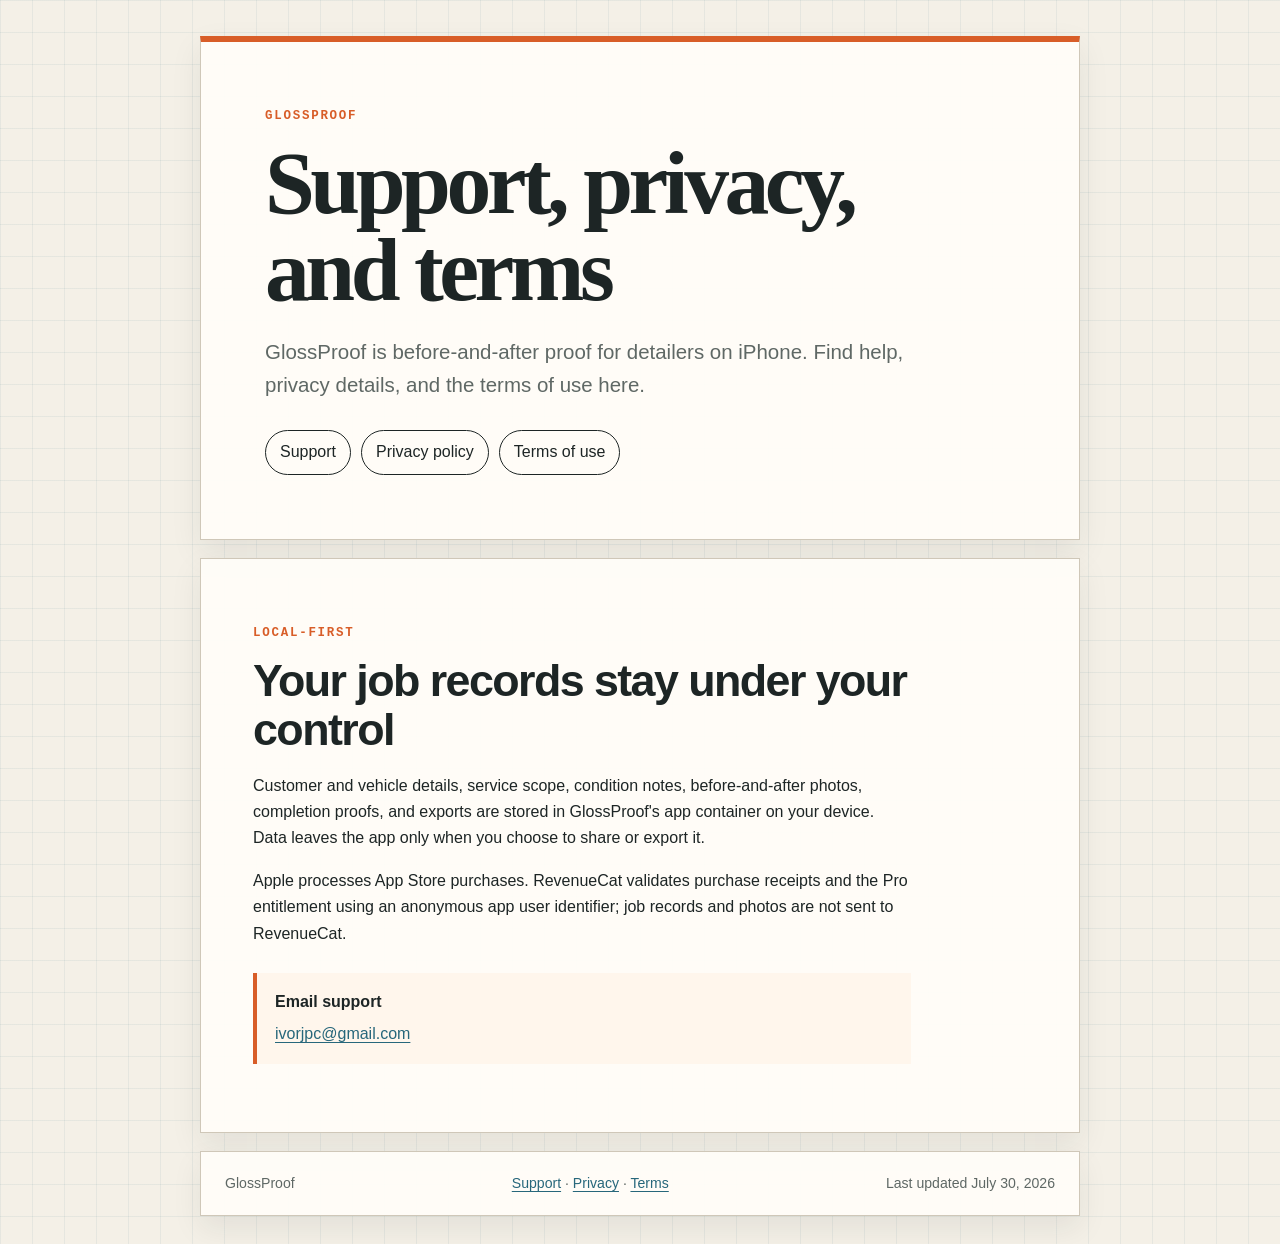
<file: index.html>
<!doctype html>
<html lang="en">
  <head>
    <meta charset="utf-8">
    <meta name="viewport" content="width=device-width, initial-scale=1">
    <title>GlossProof Support, Privacy, and Terms</title>
    <meta name="description" content="Support, privacy, and terms for the GlossProof iPhone app.">
    <meta property="og:title" content="GlossProof Support, Privacy, and Terms">
    <meta property="og:description" content="Before-and-after proof for detailers, with local-first records and user-controlled sharing.">
    <link rel="stylesheet" href="./styles.css">
  </head>
  <body>
    <main>
      <header class="hero">
        <div class="eyebrow">GlossProof</div>
        <h1>Support, privacy, and terms</h1>
        <p class="lede">
          GlossProof is before-and-after proof for detailers on iPhone. Find
          help, privacy details, and the terms of use here.
        </p>
        <nav aria-label="GlossProof pages">
          <a href="./support/">Support</a>
          <a href="./privacy/">Privacy policy</a>
          <a href="./terms/">Terms of use</a>
        </nav>
      </header>

      <section>
        <p class="section-label">Local-first</p>
        <h2>Your job records stay under your control</h2>
        <p>
          Customer and vehicle details, service scope, condition notes,
          before-and-after photos, completion proofs, and exports are stored in
          GlossProof's app container on your device. Data leaves the app only
          when you choose to share or export it.
        </p>
        <p>
          Apple processes App Store purchases. RevenueCat validates purchase
          receipts and the Pro entitlement using an anonymous app user
          identifier; job records and photos are not sent to RevenueCat.
        </p>
        <p class="notice">
          <strong>Email support</strong>
          <a href="mailto:ivorjpc@gmail.com?subject=GlossProof%20Support">ivorjpc@gmail.com</a>
        </p>
      </section>

      <footer>
        <span>GlossProof</span>
        <span><a href="./support/">Support</a> · <a href="./privacy/">Privacy</a> · <a href="./terms/">Terms</a></span>
        <span>Last updated July 30, 2026</span>
      </footer>
    </main>
  </body>
</html>
</file>
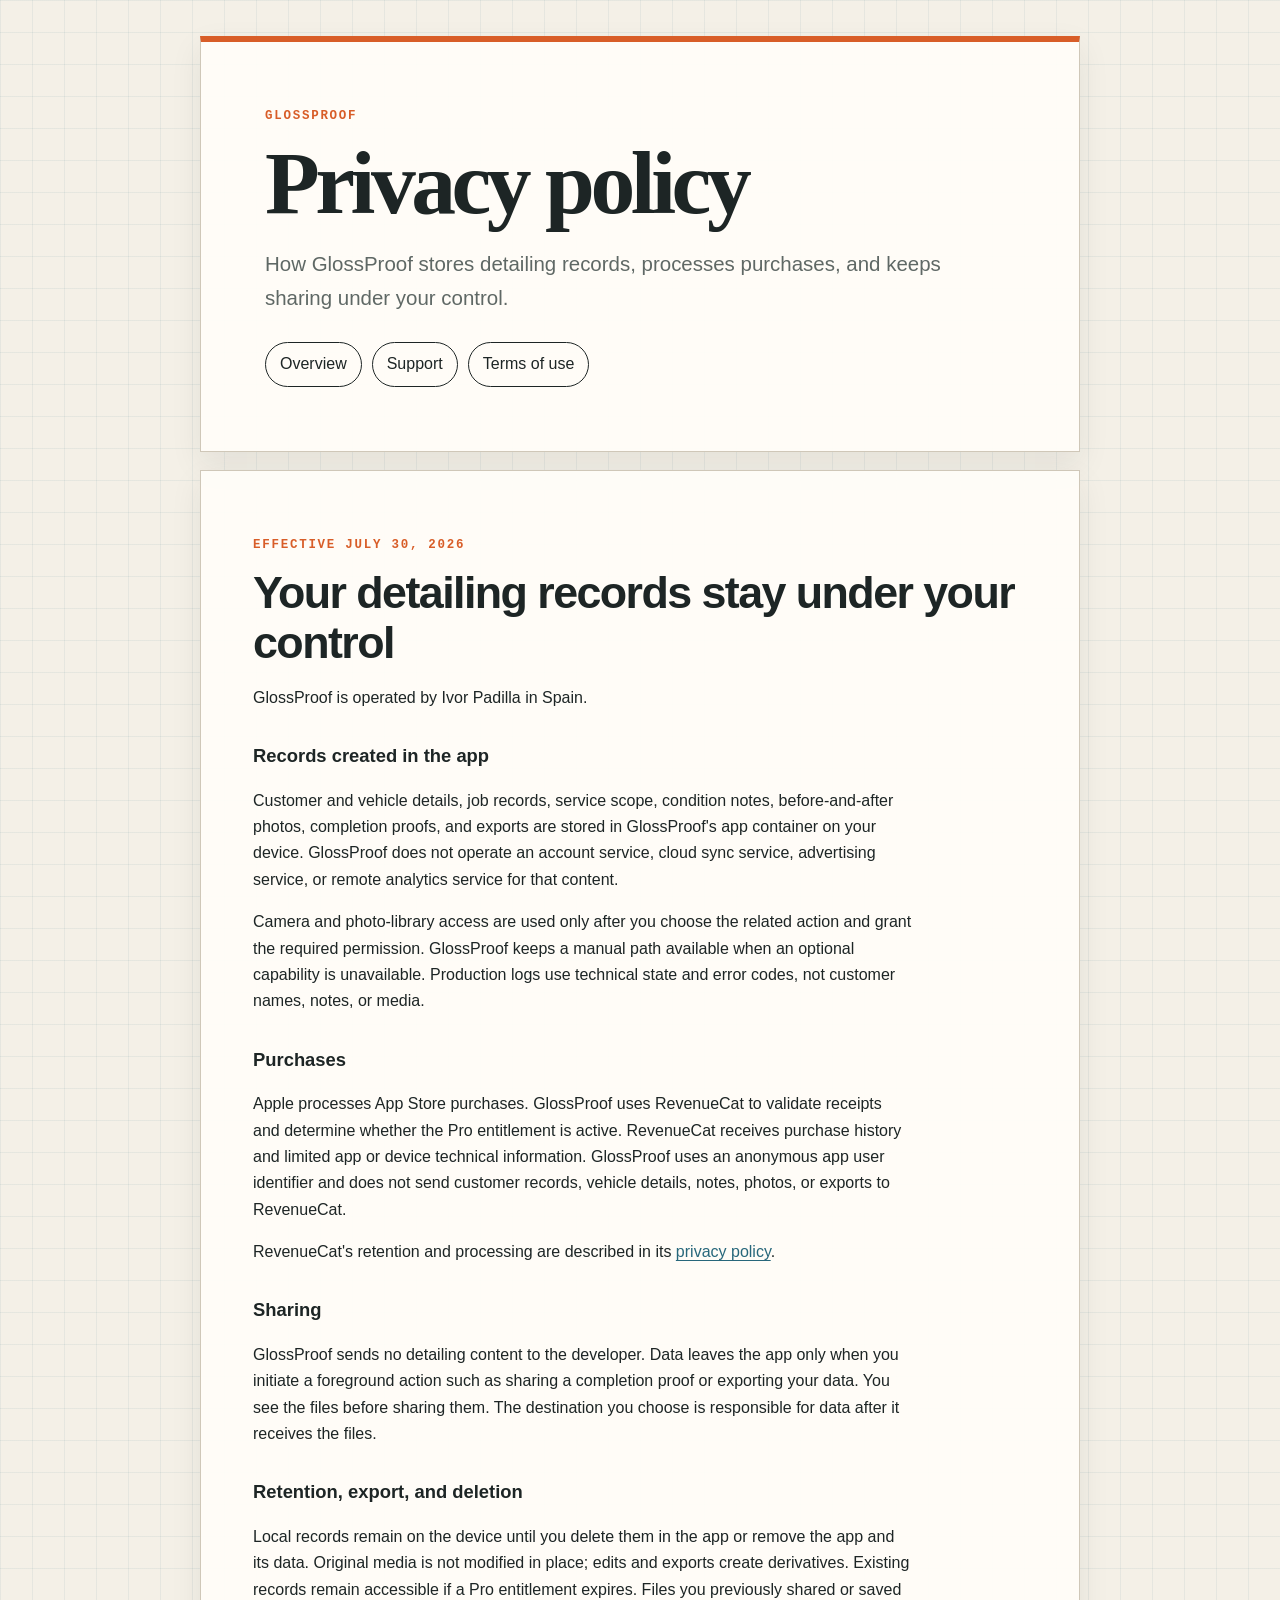
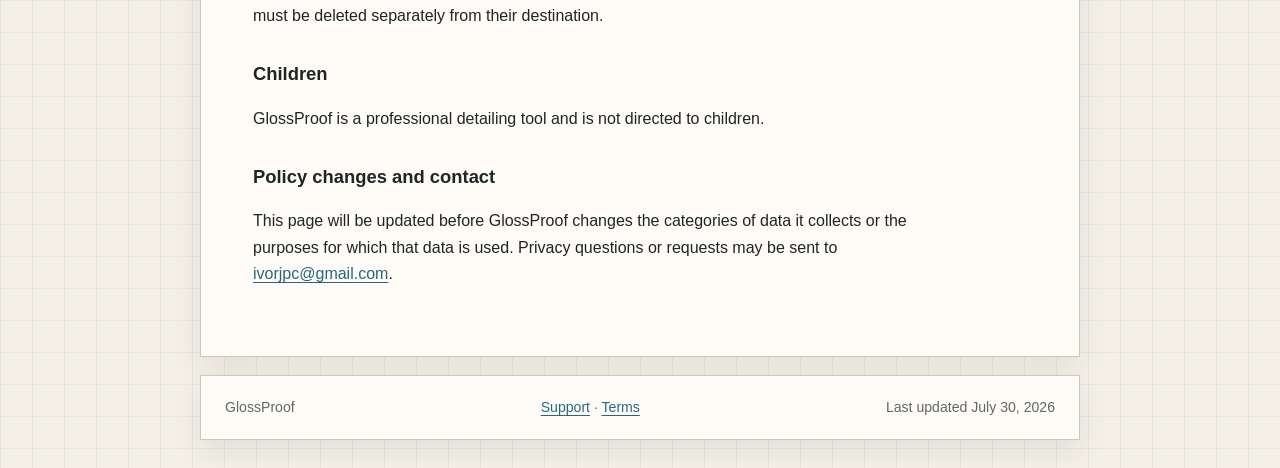
<file: privacy/index.html>
<!doctype html>
<html lang="en">
  <head>
    <meta charset="utf-8">
    <meta name="viewport" content="width=device-width, initial-scale=1">
    <title>GlossProof Privacy Policy</title>
    <meta name="description" content="Privacy policy for GlossProof on iPhone.">
    <link rel="stylesheet" href="../styles.css">
  </head>
  <body>
    <main>
      <header class="hero">
        <div class="eyebrow">GlossProof</div>
        <h1>Privacy policy</h1>
        <p class="lede">
          How GlossProof stores detailing records, processes purchases, and
          keeps sharing under your control.
        </p>
        <nav aria-label="GlossProof pages">
          <a href="../">Overview</a>
          <a href="../support/">Support</a>
          <a href="../terms/">Terms of use</a>
        </nav>
      </header>

      <section>
        <p class="section-label">Effective July 30, 2026</p>
        <h2>Your detailing records stay under your control</h2>
        <p>GlossProof is operated by Ivor Padilla in Spain.</p>

        <h3>Records created in the app</h3>
        <p>
          Customer and vehicle details, job records, service scope, condition
          notes, before-and-after photos, completion proofs, and exports are
          stored in GlossProof's app container on your device. GlossProof does
          not operate an account service, cloud sync service, advertising
          service, or remote analytics service for that content.
        </p>
        <p>
          Camera and photo-library access are used only after you choose the
          related action and grant the required permission. GlossProof keeps a
          manual path available when an optional capability is unavailable.
          Production logs use technical state and error codes, not customer
          names, notes, or media.
        </p>

        <h3>Purchases</h3>
        <p>
          Apple processes App Store purchases. GlossProof uses RevenueCat to
          validate receipts and determine whether the Pro entitlement is
          active. RevenueCat receives purchase history and limited app or
          device technical information. GlossProof uses an anonymous app user
          identifier and does not send customer records, vehicle details,
          notes, photos, or exports to RevenueCat.
        </p>
        <p>
          RevenueCat's retention and processing are described in its
          <a href="https://www.revenuecat.com/privacy">privacy policy</a>.
        </p>

        <h3>Sharing</h3>
        <p>
          GlossProof sends no detailing content to the developer. Data leaves
          the app only when you initiate a foreground action such as sharing a
          completion proof or exporting your data. You see the files before
          sharing them. The destination you choose is responsible for data
          after it receives the files.
        </p>

        <h3>Retention, export, and deletion</h3>
        <p>
          Local records remain on the device until you delete them in the app
          or remove the app and its data. Original media is not modified in
          place; edits and exports create derivatives. Existing records remain
          accessible if a Pro entitlement expires. Files you previously shared
          or saved must be deleted separately from their destination.
        </p>

        <h3>Children</h3>
        <p>
          GlossProof is a professional detailing tool and is not directed to
          children.
        </p>

        <h3>Policy changes and contact</h3>
        <p>
          This page will be updated before GlossProof changes the categories of
          data it collects or the purposes for which that data is used. Privacy
          questions or requests may be sent to
          <a href="mailto:ivorjpc@gmail.com?subject=GlossProof%20Privacy">ivorjpc@gmail.com</a>.
        </p>
      </section>

      <footer>
        <span>GlossProof</span>
        <span><a href="../support/">Support</a> · <a href="../terms/">Terms</a></span>
        <span>Last updated July 30, 2026</span>
      </footer>
    </main>
  </body>
</html>
</file>
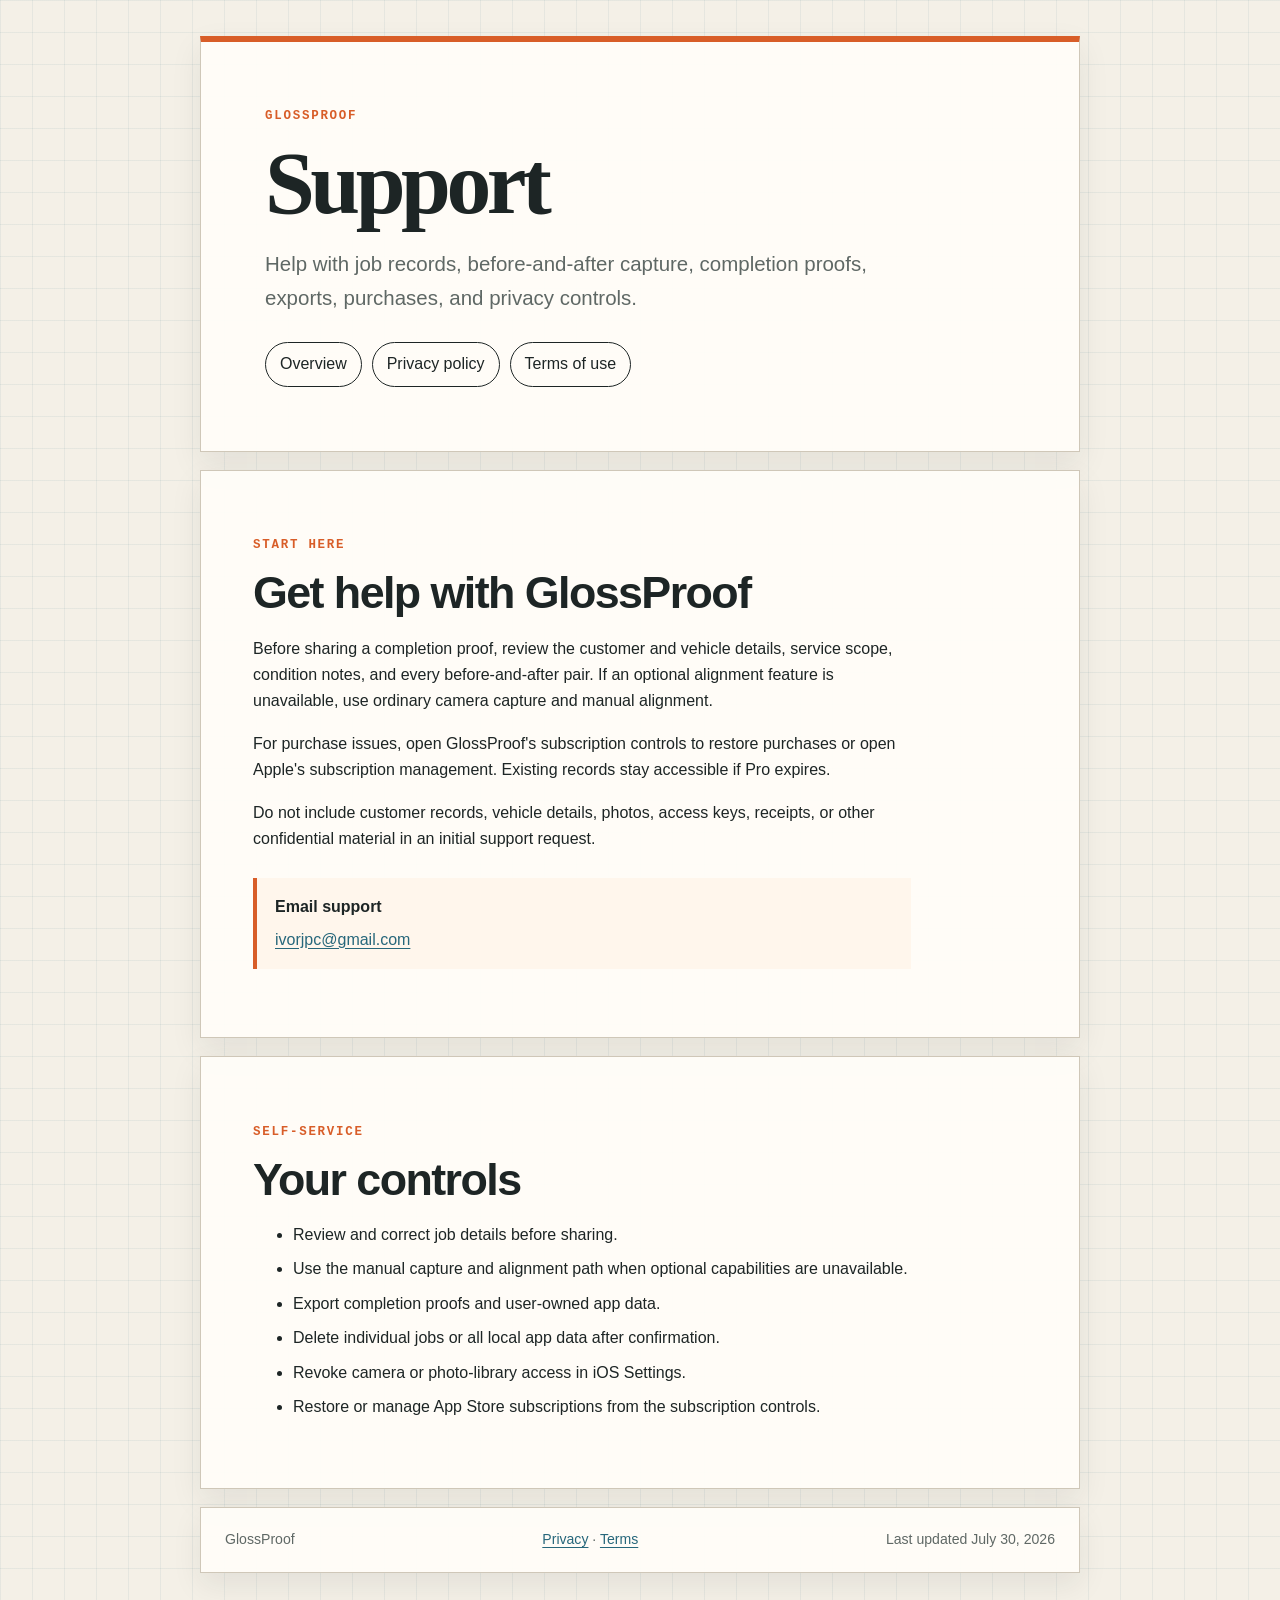
<file: support/index.html>
<!doctype html>
<html lang="en">
  <head>
    <meta charset="utf-8">
    <meta name="viewport" content="width=device-width, initial-scale=1">
    <title>GlossProof Support</title>
    <meta name="description" content="Help with GlossProof for iPhone.">
    <link rel="stylesheet" href="../styles.css">
  </head>
  <body>
    <main>
      <header class="hero">
        <div class="eyebrow">GlossProof</div>
        <h1>Support</h1>
        <p class="lede">
          Help with job records, before-and-after capture, completion proofs,
          exports, purchases, and privacy controls.
        </p>
        <nav aria-label="GlossProof pages">
          <a href="../">Overview</a>
          <a href="../privacy/">Privacy policy</a>
          <a href="../terms/">Terms of use</a>
        </nav>
      </header>

      <section>
        <p class="section-label">Start here</p>
        <h2>Get help with GlossProof</h2>
        <p>
          Before sharing a completion proof, review the customer and vehicle
          details, service scope, condition notes, and every before-and-after
          pair. If an optional alignment feature is unavailable, use ordinary
          camera capture and manual alignment.
        </p>
        <p>
          For purchase issues, open GlossProof's subscription controls to
          restore purchases or open Apple's subscription management. Existing
          records stay accessible if Pro expires.
        </p>
        <p>
          Do not include customer records, vehicle details, photos, access
          keys, receipts, or other confidential material in an initial support
          request.
        </p>
        <p class="notice">
          <strong>Email support</strong>
          <a href="mailto:ivorjpc@gmail.com?subject=GlossProof%20Support">ivorjpc@gmail.com</a>
        </p>
      </section>

      <section>
        <p class="section-label">Self-service</p>
        <h2>Your controls</h2>
        <ul>
          <li>Review and correct job details before sharing.</li>
          <li>Use the manual capture and alignment path when optional capabilities are unavailable.</li>
          <li>Export completion proofs and user-owned app data.</li>
          <li>Delete individual jobs or all local app data after confirmation.</li>
          <li>Revoke camera or photo-library access in iOS Settings.</li>
          <li>Restore or manage App Store subscriptions from the subscription controls.</li>
        </ul>
      </section>

      <footer>
        <span>GlossProof</span>
        <span><a href="../privacy/">Privacy</a> · <a href="../terms/">Terms</a></span>
        <span>Last updated July 30, 2026</span>
      </footer>
    </main>
  </body>
</html>
</file>
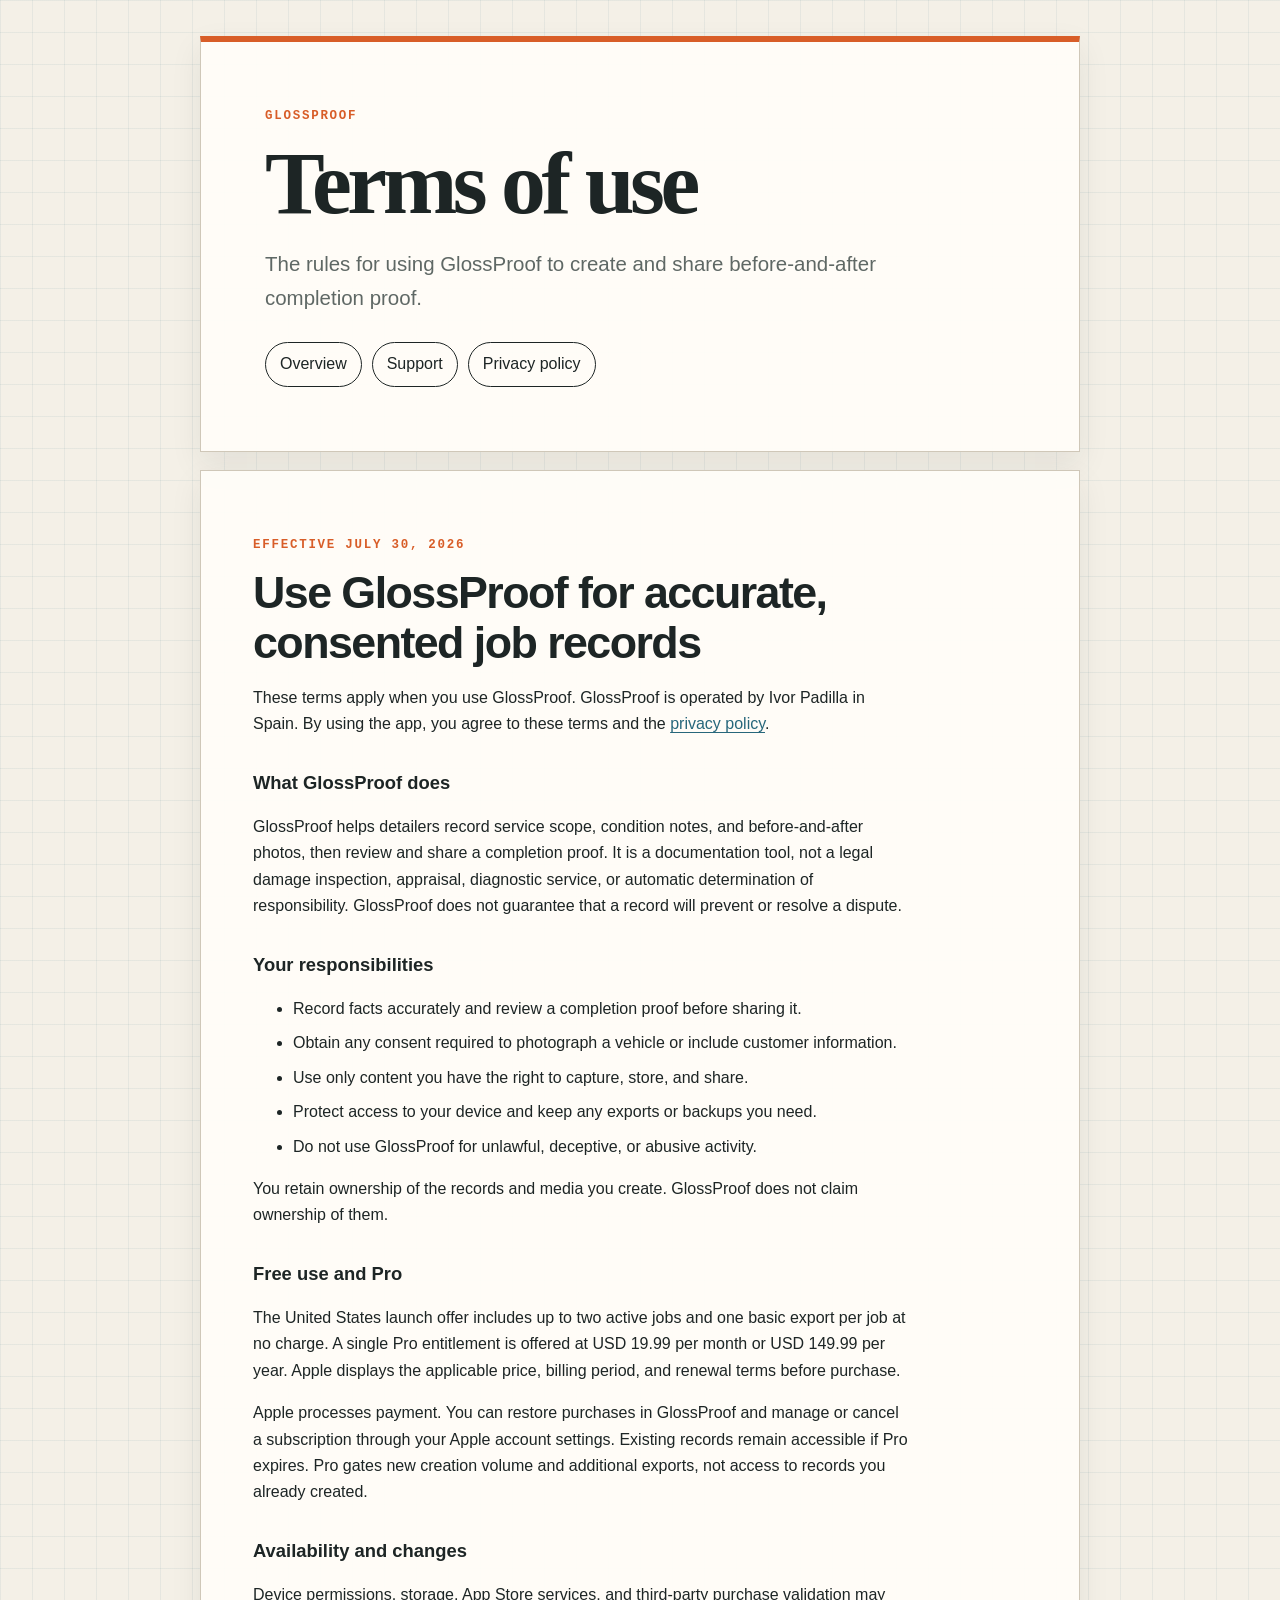
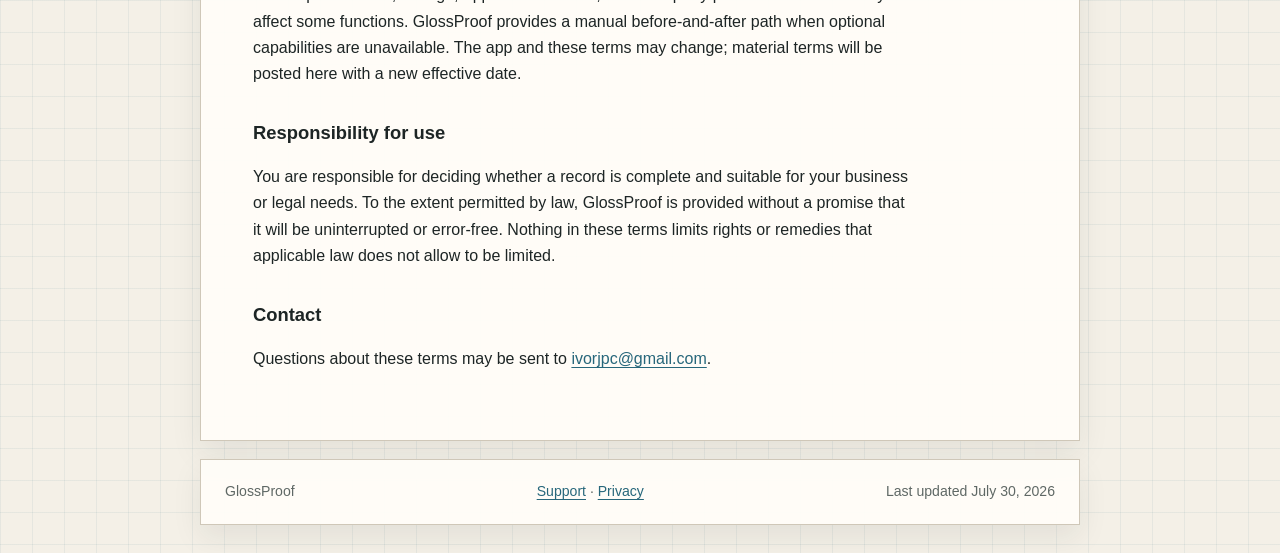
<file: terms/index.html>
<!doctype html>
<html lang="en">
  <head>
    <meta charset="utf-8">
    <meta name="viewport" content="width=device-width, initial-scale=1">
    <title>GlossProof Terms of Use</title>
    <meta name="description" content="Terms of use for GlossProof on iPhone.">
    <link rel="stylesheet" href="../styles.css">
  </head>
  <body>
    <main>
      <header class="hero">
        <div class="eyebrow">GlossProof</div>
        <h1>Terms of use</h1>
        <p class="lede">
          The rules for using GlossProof to create and share before-and-after
          completion proof.
        </p>
        <nav aria-label="GlossProof pages">
          <a href="../">Overview</a>
          <a href="../support/">Support</a>
          <a href="../privacy/">Privacy policy</a>
        </nav>
      </header>

      <section>
        <p class="section-label">Effective July 30, 2026</p>
        <h2>Use GlossProof for accurate, consented job records</h2>
        <p>
          These terms apply when you use GlossProof. GlossProof is operated by
          Ivor Padilla in Spain. By using the app, you agree to these terms and
          the <a href="../privacy/">privacy policy</a>.
        </p>

        <h3>What GlossProof does</h3>
        <p>
          GlossProof helps detailers record service scope, condition notes, and
          before-and-after photos, then review and share a completion proof. It
          is a documentation tool, not a legal damage inspection, appraisal,
          diagnostic service, or automatic determination of responsibility.
          GlossProof does not guarantee that a record will prevent or resolve a
          dispute.
        </p>

        <h3>Your responsibilities</h3>
        <ul>
          <li>Record facts accurately and review a completion proof before sharing it.</li>
          <li>Obtain any consent required to photograph a vehicle or include customer information.</li>
          <li>Use only content you have the right to capture, store, and share.</li>
          <li>Protect access to your device and keep any exports or backups you need.</li>
          <li>Do not use GlossProof for unlawful, deceptive, or abusive activity.</li>
        </ul>
        <p>
          You retain ownership of the records and media you create. GlossProof
          does not claim ownership of them.
        </p>

        <h3>Free use and Pro</h3>
        <p>
          The United States launch offer includes up to two active jobs and one
          basic export per job at no charge. A single Pro entitlement is offered
          at USD 19.99 per month or USD 149.99 per year. Apple displays the
          applicable price, billing period, and renewal terms before purchase.
        </p>
        <p>
          Apple processes payment. You can restore purchases in GlossProof and
          manage or cancel a subscription through your Apple account settings.
          Existing records remain accessible if Pro expires. Pro gates new
          creation volume and additional exports, not access to records you
          already created.
        </p>

        <h3>Availability and changes</h3>
        <p>
          Device permissions, storage, App Store services, and third-party
          purchase validation may affect some functions. GlossProof provides a
          manual before-and-after path when optional capabilities are
          unavailable. The app and these terms may change; material terms will
          be posted here with a new effective date.
        </p>

        <h3>Responsibility for use</h3>
        <p>
          You are responsible for deciding whether a record is complete and
          suitable for your business or legal needs. To the extent permitted by
          law, GlossProof is provided without a promise that it will be
          uninterrupted or error-free. Nothing in these terms limits rights or
          remedies that applicable law does not allow to be limited.
        </p>

        <h3>Contact</h3>
        <p>
          Questions about these terms may be sent to
          <a href="mailto:ivorjpc@gmail.com?subject=GlossProof%20Terms">ivorjpc@gmail.com</a>.
        </p>
      </section>

      <footer>
        <span>GlossProof</span>
        <span><a href="../support/">Support</a> · <a href="../privacy/">Privacy</a></span>
        <span>Last updated July 30, 2026</span>
      </footer>
    </main>
  </body>
</html>
</file>
<file: styles.css>
:root {
  --paper: #f4f0e7;
  --ink: #1d2525;
  --muted: #5f6865;
  --line: #cfc7b8;
  --orange: #d85d28;
  --blue: #27677b;
}

* {
  box-sizing: border-box;
}

html {
  scroll-behavior: smooth;
}

body {
  margin: 0;
  background:
    linear-gradient(rgba(39, 103, 123, 0.07) 1px, transparent 1px),
    linear-gradient(90deg, rgba(39, 103, 123, 0.07) 1px, transparent 1px),
    var(--paper);
  background-size: 32px 32px;
  color: var(--ink);
  font-family: ui-sans-serif, -apple-system, BlinkMacSystemFont, "Segoe UI", sans-serif;
  line-height: 1.65;
}

main {
  width: min(880px, calc(100% - 32px));
  margin: 0 auto;
  padding: 36px 0 28px;
}

.hero,
section,
footer {
  background: rgba(255, 253, 248, 0.96);
  border: 1px solid var(--line);
  box-shadow: 0 12px 30px rgba(29, 37, 37, 0.08);
}

.hero {
  padding: clamp(28px, 6vw, 64px);
  border-top: 6px solid var(--orange);
}

.eyebrow,
.section-label {
  color: var(--orange);
  font-family: ui-monospace, SFMono-Regular, Menlo, monospace;
  font-size: 0.78rem;
  font-weight: 700;
  letter-spacing: 0.14em;
  text-transform: uppercase;
}

h1 {
  max-width: 720px;
  margin: 12px 0 16px;
  font-family: Georgia, "Times New Roman", serif;
  font-size: clamp(2.6rem, 8vw, 5.6rem);
  line-height: 0.98;
  letter-spacing: -0.05em;
}

h2 {
  margin: 4px 0 18px;
  font-size: clamp(1.8rem, 4vw, 2.8rem);
  line-height: 1.1;
  letter-spacing: -0.035em;
}

h3 {
  margin: 30px 0 8px;
  font-size: 1.15rem;
}

.lede {
  max-width: 680px;
  color: var(--muted);
  font-size: clamp(1.05rem, 2.2vw, 1.28rem);
}

nav {
  display: flex;
  flex-wrap: wrap;
  gap: 10px;
  margin-top: 28px;
}

nav a {
  border: 1px solid var(--ink);
  border-radius: 999px;
  padding: 8px 14px;
  color: var(--ink);
  text-decoration: none;
}

nav a:hover,
nav a:focus-visible {
  background: var(--ink);
  color: #fffdf8;
}

section {
  margin-top: 18px;
  padding: clamp(26px, 5vw, 52px);
}

p,
li {
  max-width: 74ch;
}

a {
  color: var(--blue);
  text-underline-offset: 3px;
}

.notice {
  display: grid;
  gap: 6px;
  margin-top: 26px;
  border-left: 4px solid var(--orange);
  padding: 16px 18px;
  background: #fff6ec;
}

li + li {
  margin-top: 8px;
}

footer {
  display: flex;
  justify-content: space-between;
  gap: 16px;
  margin-top: 18px;
  padding: 20px 24px;
  color: var(--muted);
  font-size: 0.88rem;
}

@media (max-width: 560px) {
  main {
    width: min(100% - 18px, 880px);
    padding-top: 10px;
  }

  footer {
    flex-direction: column;
  }
}

@media (prefers-reduced-motion: reduce) {
  html {
    scroll-behavior: auto;
  }
}
</file>
